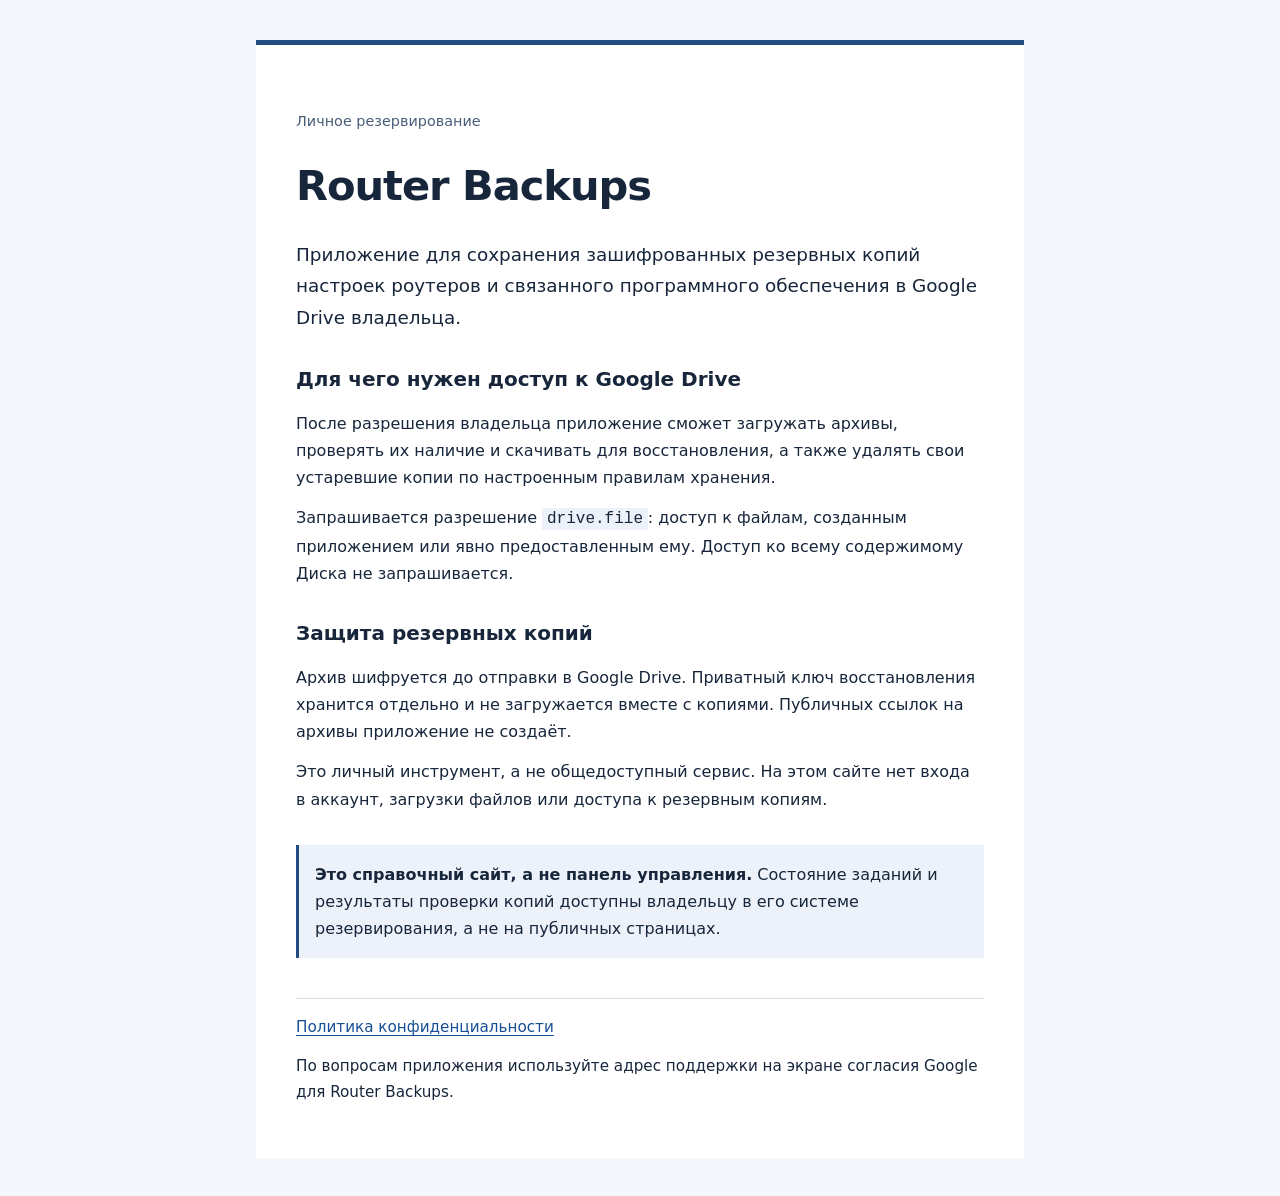
<file: index.html>
<!doctype html>
<html lang="ru">
<head>
  <meta charset="utf-8">
  <meta name="viewport" content="width=device-width, initial-scale=1">
  <meta name="description" content="Router Backups — личное резервирование настроек сети с шифрованием перед загрузкой в Google Drive.">
  <meta name="referrer" content="no-referrer">
  <title>Router Backups</title>
  <link rel="icon" href="data:image/svg+xml,%3Csvg xmlns='http://www.w3.org/2000/svg' viewBox='0 0 32 32'%3E%3Crect width='32' height='32' rx='6' fill='%23132640'/%3E%3Ctext x='16' y='23' text-anchor='middle' font-size='22' font-family='sans-serif' fill='white'%3ER%3C/text%3E%3C/svg%3E">
  <link rel="stylesheet" href="style.css">
</head>
<body>
  <main>
    <header><p class="eyebrow">Личное резервирование</p><h1>Router Backups</h1></header>
    <p class="lead">Приложение для сохранения зашифрованных резервных копий настроек роутеров и связанного программного обеспечения в Google Drive владельца.</p>
    <section>
      <h2>Для чего нужен доступ к Google Drive</h2>
      <p>После разрешения владельца приложение сможет загружать архивы, проверять их наличие и скачивать для восстановления, а также удалять свои устаревшие копии по настроенным правилам хранения.</p>
      <p>Запрашивается разрешение <code>drive.file</code>: доступ к файлам, созданным приложением или явно предоставленным ему. Доступ ко всему содержимому Диска не запрашивается.</p>
    </section>
    <section>
      <h2>Защита резервных копий</h2>
      <p>Архив шифруется до отправки в Google Drive. Приватный ключ восстановления хранится отдельно и не загружается вместе с копиями. Публичных ссылок на архивы приложение не создаёт.</p>
      <p>Это личный инструмент, а не общедоступный сервис. На этом сайте нет входа в аккаунт, загрузки файлов или доступа к резервным копиям.</p>
    </section>
    <aside><strong>Это справочный сайт, а не панель управления.</strong> Состояние заданий и результаты проверки копий доступны владельцу в его системе резервирования, а не на публичных страницах.</aside>
    <footer><a href="privacy.html">Политика конфиденциальности</a><p>По вопросам приложения используйте адрес поддержки на экране согласия Google для Router Backups.</p></footer>
  </main>
</body>
</html>
</file>
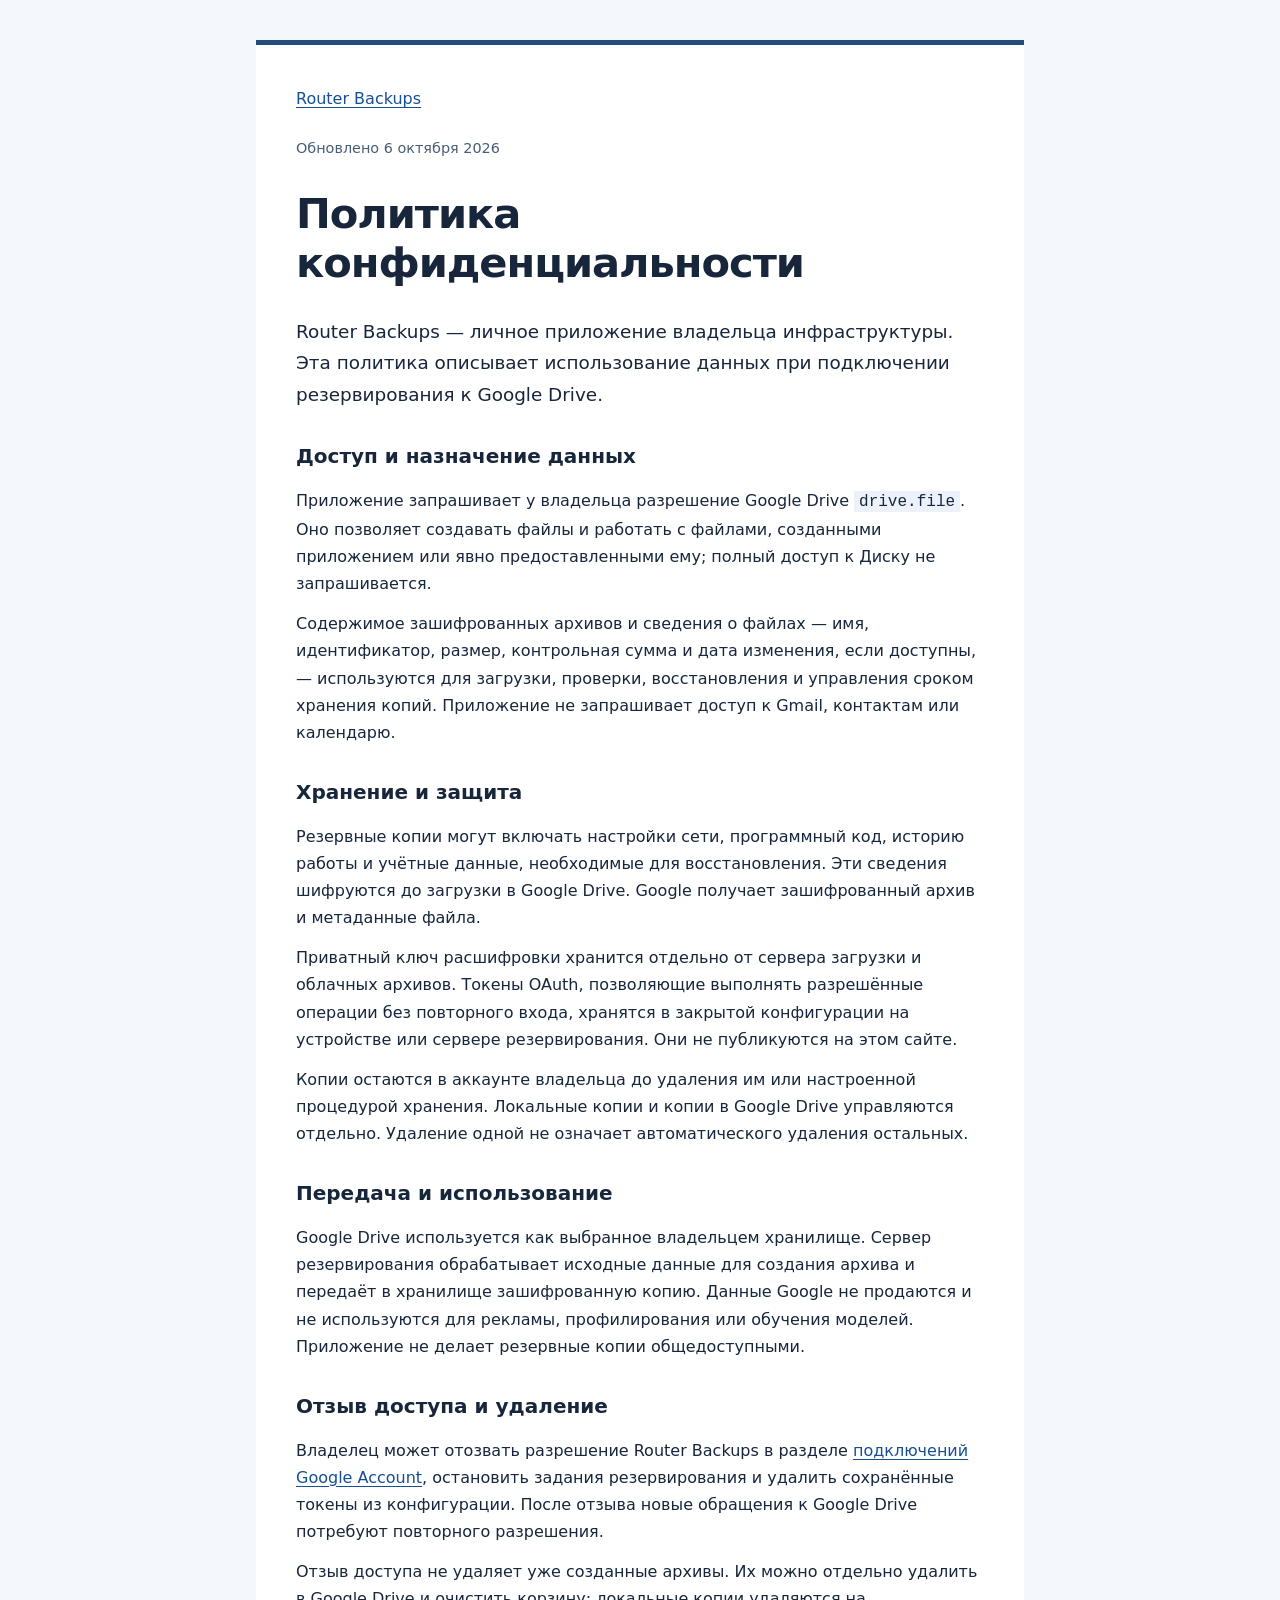
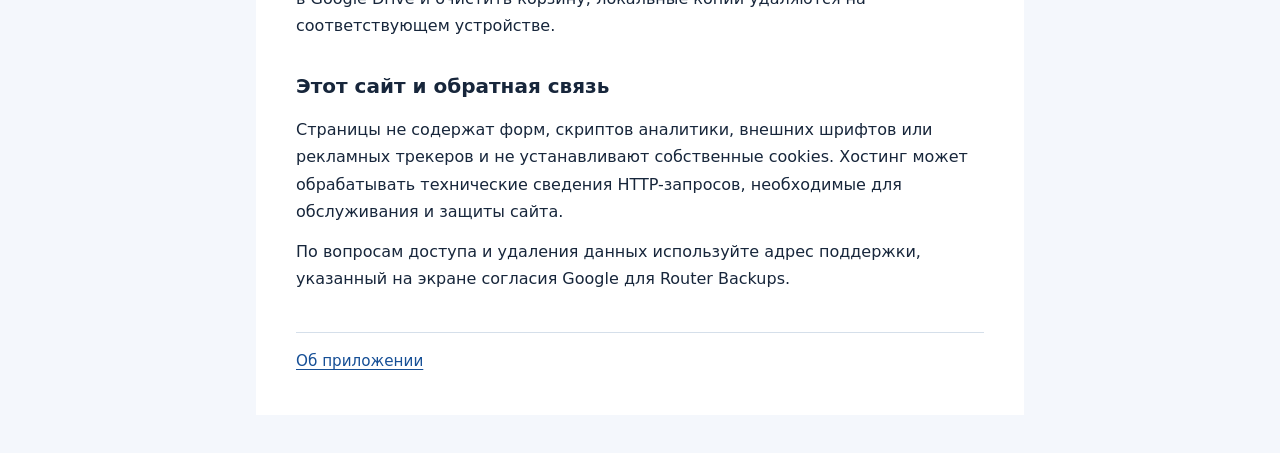
<file: privacy.html>
<!doctype html>
<html lang="ru">
<head>
  <meta charset="utf-8">
  <meta name="viewport" content="width=device-width, initial-scale=1">
  <meta name="description" content="Как Router Backups использует доступ к Google Drive и защищает резервные копии.">
  <meta name="referrer" content="no-referrer">
  <title>Конфиденциальность — Router Backups</title>
  <link rel="icon" href="data:image/svg+xml,%3Csvg xmlns='http://www.w3.org/2000/svg' viewBox='0 0 32 32'%3E%3Crect width='32' height='32' rx='6' fill='%23132640'/%3E%3Ctext x='16' y='23' text-anchor='middle' font-size='22' font-family='sans-serif' fill='white'%3ER%3C/text%3E%3C/svg%3E">
  <link rel="stylesheet" href="style.css">
</head>
<body>
  <main>
    <nav aria-label="Навигация"><a href="index.html">Router Backups</a></nav>
    <header><p class="eyebrow">Обновлено 6 октября 2026</p><h1>Политика конфиденциальности</h1></header>
    <p class="lead">Router Backups — личное приложение владельца инфраструктуры. Эта политика описывает использование данных при подключении резервирования к Google Drive.</p>
    <section>
      <h2>Доступ и назначение данных</h2>
      <p>Приложение запрашивает у владельца разрешение Google Drive <code>drive.file</code>. Оно позволяет создавать файлы и работать с файлами, созданными приложением или явно предоставленными ему; полный доступ к Диску не запрашивается.</p>
      <p>Содержимое зашифрованных архивов и сведения о файлах — имя, идентификатор, размер, контрольная сумма и дата изменения, если доступны, — используются для загрузки, проверки, восстановления и управления сроком хранения копий. Приложение не запрашивает доступ к Gmail, контактам или календарю.</p>
    </section>
    <section>
      <h2>Хранение и защита</h2>
      <p>Резервные копии могут включать настройки сети, программный код, историю работы и учётные данные, необходимые для восстановления. Эти сведения шифруются до загрузки в Google Drive. Google получает зашифрованный архив и метаданные файла.</p>
      <p>Приватный ключ расшифровки хранится отдельно от сервера загрузки и облачных архивов. Токены OAuth, позволяющие выполнять разрешённые операции без повторного входа, хранятся в закрытой конфигурации на устройстве или сервере резервирования. Они не публикуются на этом сайте.</p>
      <p>Копии остаются в аккаунте владельца до удаления им или настроенной процедурой хранения. Локальные копии и копии в Google Drive управляются отдельно. Удаление одной не означает автоматического удаления остальных.</p>
    </section>
    <section>
      <h2>Передача и использование</h2>
      <p>Google Drive используется как выбранное владельцем хранилище. Сервер резервирования обрабатывает исходные данные для создания архива и передаёт в хранилище зашифрованную копию. Данные Google не продаются и не используются для рекламы, профилирования или обучения моделей. Приложение не делает резервные копии общедоступными.</p>
    </section>
    <section>
      <h2>Отзыв доступа и удаление</h2>
      <p>Владелец может отозвать разрешение Router Backups в разделе <a href="https://myaccount.google.com/connections">подключений Google Account</a>, остановить задания резервирования и удалить сохранённые токены из конфигурации. После отзыва новые обращения к Google Drive потребуют повторного разрешения.</p>
      <p>Отзыв доступа не удаляет уже созданные архивы. Их можно отдельно удалить в Google Drive и очистить корзину; локальные копии удаляются на соответствующем устройстве.</p>
    </section>
    <section>
      <h2>Этот сайт и обратная связь</h2>
      <p>Страницы не содержат форм, скриптов аналитики, внешних шрифтов или рекламных трекеров и не устанавливают собственные cookies. Хостинг может обрабатывать технические сведения HTTP-запросов, необходимые для обслуживания и защиты сайта.</p>
      <p>По вопросам доступа и удаления данных используйте адрес поддержки, указанный на экране согласия Google для Router Backups.</p>
    </section>
    <footer><a href="index.html">Об приложении</a></footer>
  </main>
</body>
</html>
</file>
<file: style.css>
:root { color-scheme: light; font-family: system-ui, -apple-system, sans-serif; color: #17263b; background: #f4f7fc; }
* { box-sizing: border-box; }
body { margin: 0; font-size: 1rem; line-height: 1.7; }
main { max-width: 48rem; margin: 2.5rem auto; padding: 2.5rem; background: #fff; border-top: .35rem solid #234d80; }
header { margin: 1.5rem 0; }
h1 { font-size: clamp(1.8rem, 5vw, 2.6rem); line-height: 1.2; letter-spacing: -.025em; overflow-wrap: anywhere; }
h2 { font-size: 1.25rem; line-height: 1.4; margin-top: 2rem; }
p { margin: .8rem 0; }
.eyebrow { color: #485e78; font-size: .9rem; }
.lead { font-size: 1.15rem; }
a { color: #164f96; text-underline-offset: .2em; }
a:focus-visible { outline: 3px solid #164f96; outline-offset: 4px; }
code { padding: .1rem .3rem; background: #edf2fa; overflow-wrap: anywhere; }
aside { margin: 2rem 0; padding: 1rem; background: #edf2fa; border-left: .2rem solid #234d80; }
footer { margin-top: 2.5rem; padding-top: 1rem; border-top: 1px solid #d5dfea; font-size: .95rem; }
@media (max-width: 600px) { main { margin: 0; padding: 1.25rem; min-height: 100vh; } }
</file>
